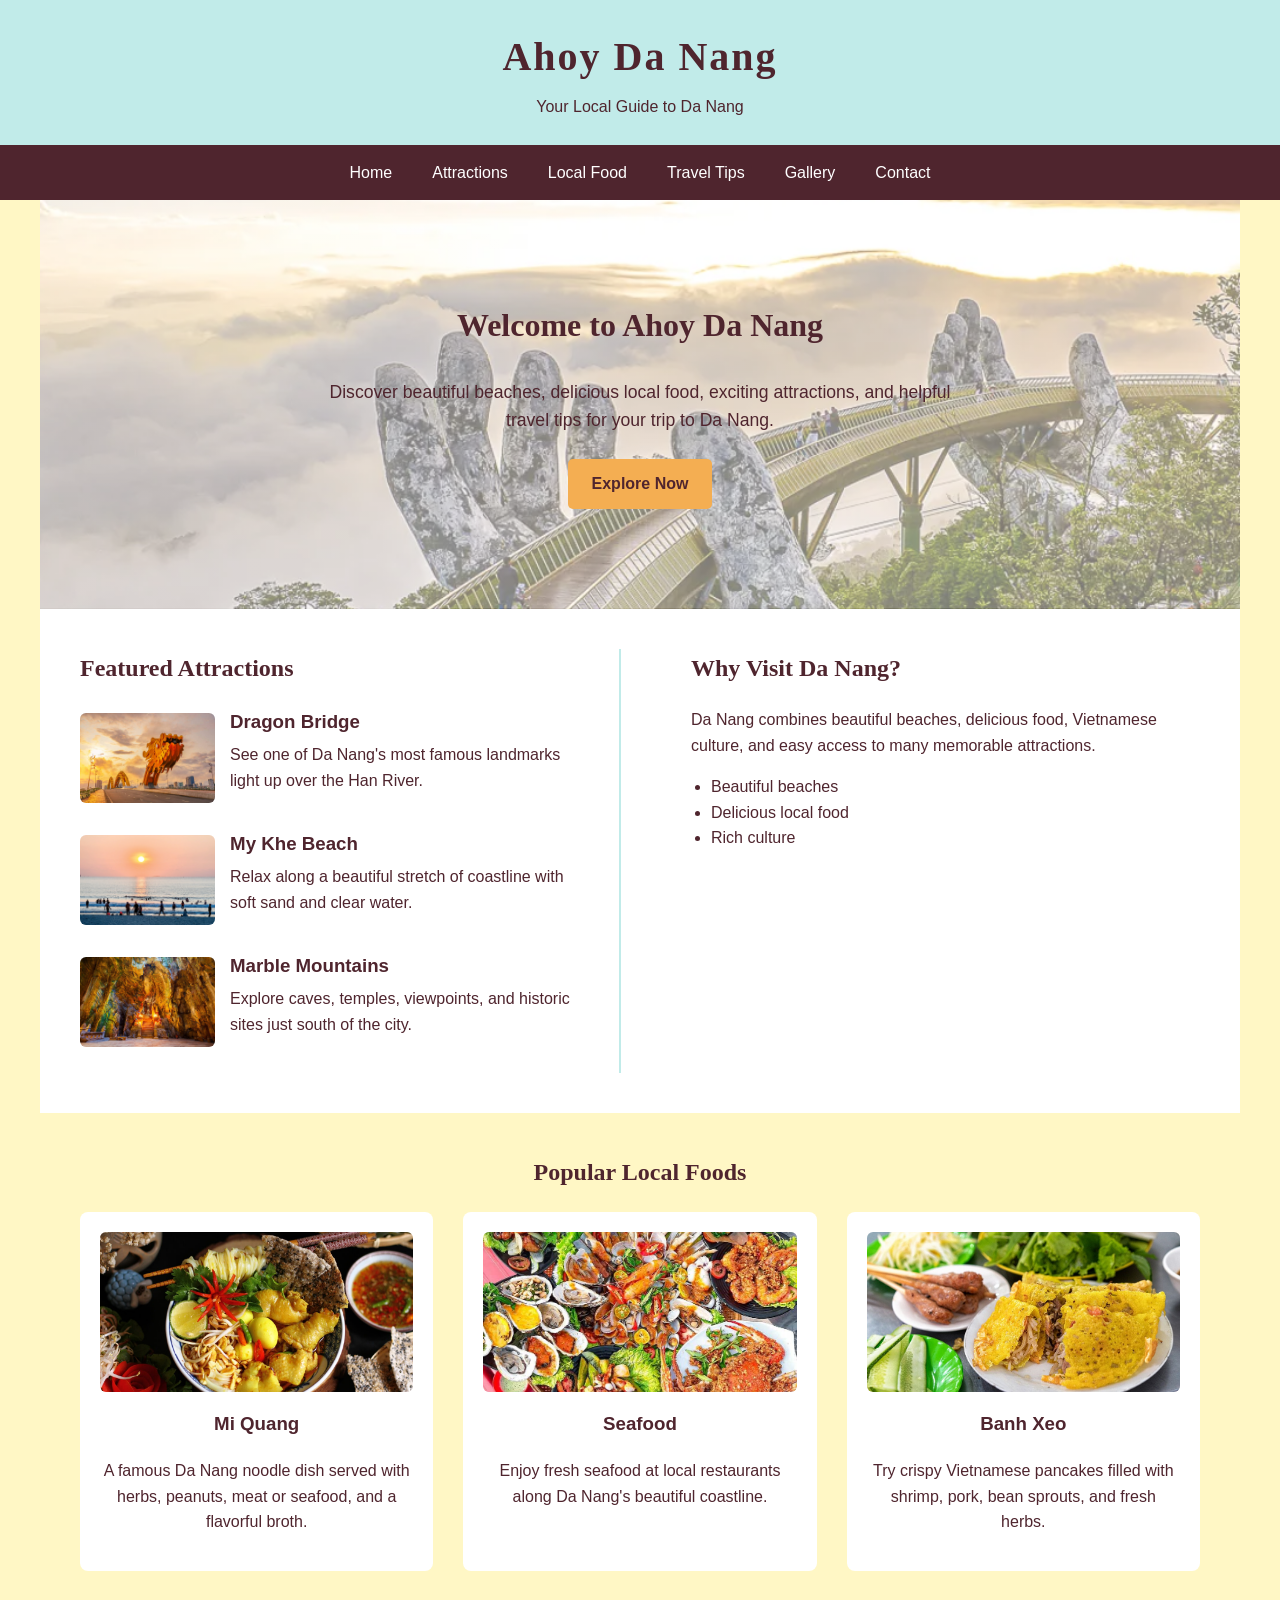
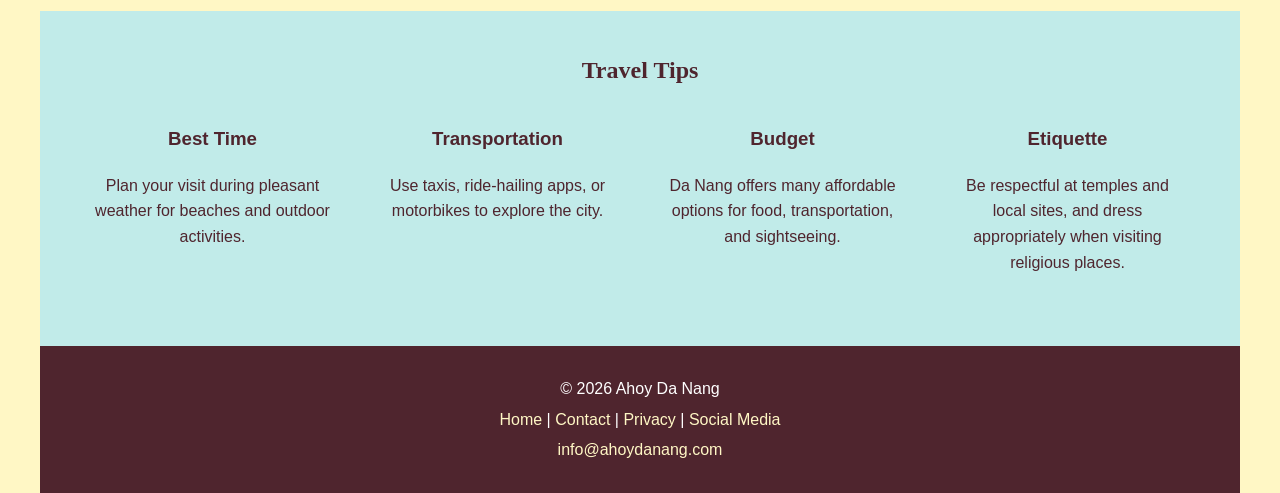
<file: index.html>
<!DOCTYPE html>
<html lang="en">

<head>
    <!-- Google tag (gtag.js) -->
<script async src="https://www.googletagmanager.com/gtag/js?id=G-ZW89MENL0V"></script>
<script>
  window.dataLayer = window.dataLayer || [];
  function gtag(){dataLayer.push(arguments);}
  gtag('js', new Date());

  gtag('config', 'G-ZW89MENL0V');
</script>

    <meta charset="UTF-8">
    <meta name="viewport" content="width=device-width, initial-scale=1.0">
    <meta name="description" content="Explore Da Nang attractions, local food, travel tips, beaches, and culture with Ahoy Da Nang, your local travel guide.">
    <title>Ahoy Da Nang | Your Local Guide to Da Nang</title>
    <link rel="stylesheet" href="style.css">
</head>

<body>

    <header>
        <h1>Ahoy Da Nang</h1>
        <p>Your Local Guide to Da Nang</p>
    </header>

    <nav>
        <ul>
        <li><a href="index.html">Home</a></li>
        <li><a href="attractions.html">Attractions</a></li>
        <li><a href="food.html">Local Food</a></li>
        <li><a href="tips.html">Travel Tips</a></li>
        <li><a href="gallery.html">Gallery</a></li>
        <li><a href="contact.html">Contact</a></li>
        </ul>
    </nav>

    <main>
        <section class="hero">
        <h2>Welcome to Ahoy Da Nang</h2>
        <p>
            Discover beautiful beaches, delicious local food, exciting attractions,
            and helpful travel tips for your trip to Da Nang.
        </p>
        <a href="attractions.html" class="button">Explore Now</a>
        </section>

        <section class="highlights">

    <div class="featured">
        <h2>Featured Attractions</h2>

        <div class="attraction">
            <img src="images/dragonbridge.jpg" alt="Dragon Bridge in Da Nang">
            <div>
                <h3>Dragon Bridge</h3>
                <p>See one of Da Nang's most famous landmarks light up over the Han River.</p>
            </div>
        </div>

        <div class="attraction">
            <img src="images/mykhebeach.jpg" alt="My Khe Beach in Da Nang">
            <div>
                <h3>My Khe Beach</h3>
                <p>Relax along a beautiful stretch of coastline with soft sand and clear water.</p>
            </div>
        </div>

        <div class="attraction">
            <img src="images/marblemountain.jpg" alt="Marble Mountains in Da Nang">
            <div>
                <h3>Marble Mountains</h3>
                <p>Explore caves, temples, viewpoints, and historic sites just south of the city.</p>
            </div>
        </div>
    </div>

    <div class="why-visit">
        <h2>Why Visit Da Nang?</h2>
        <p>
            Da Nang combines beautiful beaches, delicious food, Vietnamese culture,
            and easy access to many memorable attractions.
        </p>

        <ul>
            <li>Beautiful beaches</li>
            <li>Delicious local food</li>
            <li>Rich culture</li>
        </ul>
    </div>

</section>

    <section class="food-section">
    <h2>Popular Local Foods</h2>

    <div class="food-grid">

    <div class="food-item">
        <img src="images/miquang.jpg" alt="Mi Quang noodles">
        <h3>Mi Quang</h3>
        <p>
            A famous Da Nang noodle dish served with herbs, peanuts,
            meat or seafood, and a flavorful broth.
        </p>
    </div>

    <div class="food-item">
        <img src="images/seafood.jpg" alt="Fresh seafood in Da Nang">
        <h3>Seafood</h3>
        <p>
            Enjoy fresh seafood at local restaurants along Da Nang's
            beautiful coastline.
        </p>
    </div>

    <div class="food-item">
        <img src="images/banhxeo.jpg" alt="Vietnamese Banh Xeo">
        <h3>Banh Xeo</h3>
        <p>
            Try crispy Vietnamese pancakes filled with shrimp, pork,
            bean sprouts, and fresh herbs.
        </p>
    </div>

</div>

    </section>

    <section class="tips-section">
    <h2>Travel Tips</h2>

    <div class="tips-grid">

        <div class="tip">
            <h3>Best Time</h3>
            <p>Plan your visit during pleasant weather for beaches and outdoor activities.</p>
        </div>

        <div class="tip">
            <h3>Transportation</h3>
            <p>Use taxis, ride-hailing apps, or motorbikes to explore the city.</p>
        </div>

        <div class="tip">
            <h3>Budget</h3>
            <p>Da Nang offers many affordable options for food, transportation, and sightseeing.</p>
        </div>

        <div class="tip">
            <h3>Etiquette</h3>
            <p>Be respectful at temples and local sites, and dress appropriately when visiting religious places.</p>
        </div>

    </div>
    </section>

    </main>
    <footer>
    <p>&copy; 2026 Ahoy Da Nang</p>
    <p>
        <a href="index.html">Home</a> |
        <a href="contact.html">Contact</a> |
        <a href="#">Privacy</a> |
        <a href="#">Social Media</a>
    </p>
    <p><a href="mailto:info@ahoydanang.com">info@ahoydanang.com</a></p>
    </footer>

</body>

</html>
</file>
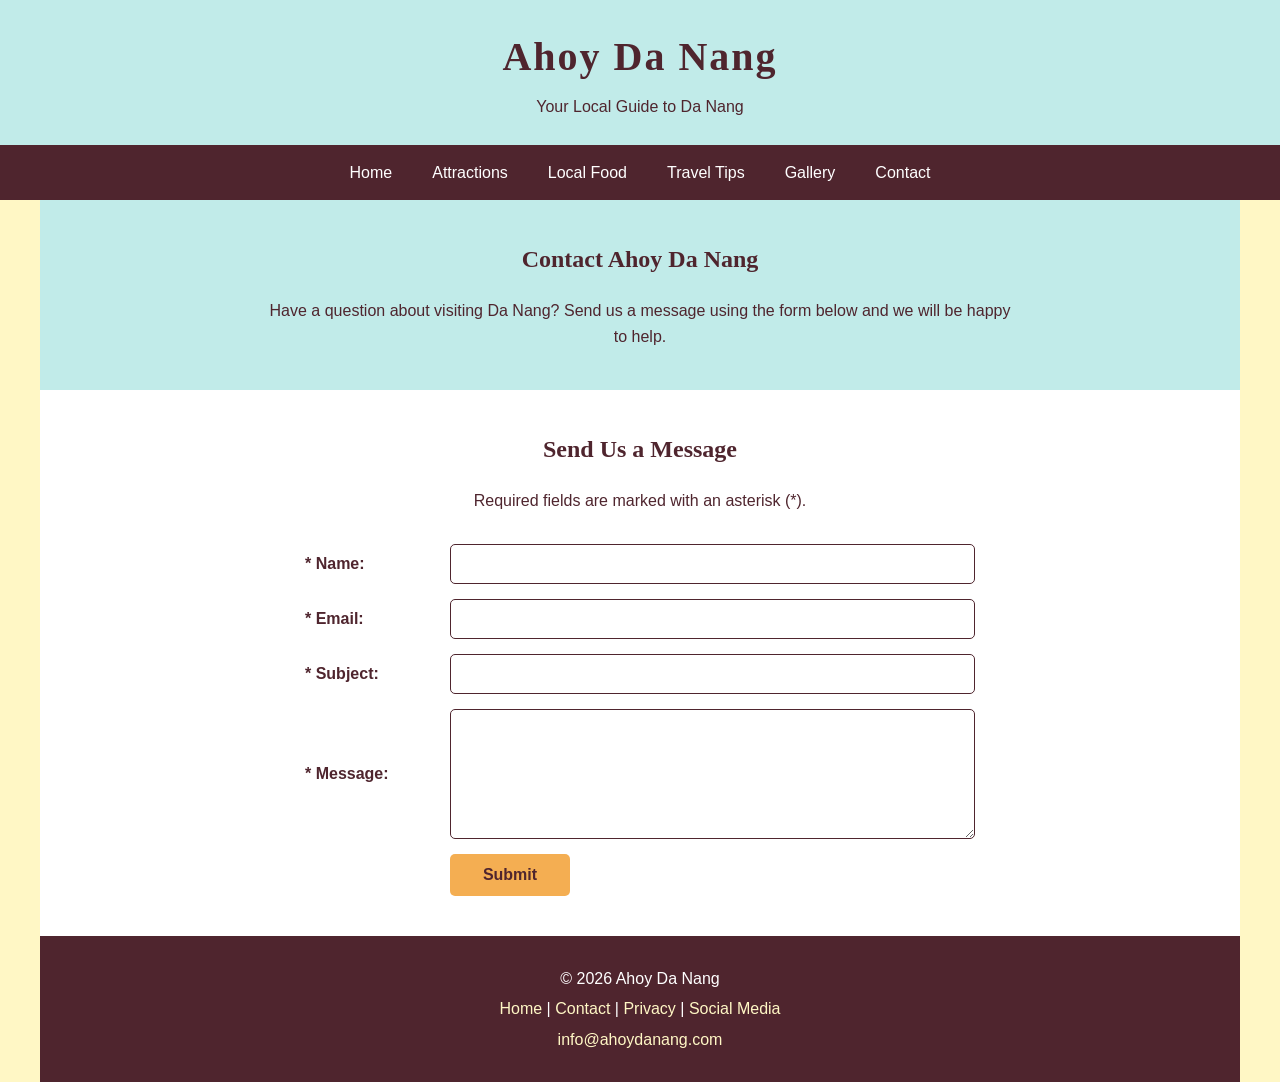
<file: contact.html>
<!DOCTYPE html>
<html lang="en">

<head>
    <!-- Google tag (gtag.js) -->
<script async src="https://www.googletagmanager.com/gtag/js?id=G-ZW89MENL0V"></script>
<script>
  window.dataLayer = window.dataLayer || [];
  function gtag(){dataLayer.push(arguments);}
  gtag('js', new Date());

  gtag('config', 'G-ZW89MENL0V');
</script>

    <meta charset="UTF-8">
    <meta name="viewport" content="width=device-width, initial-scale=1.0">
    <meta name="description" content="Contact Ahoy Da Nang with questions, feedback, or requests for information about traveling in Da Nang.">
    <title>Contact | Ahoy Da Nang</title>
    <link rel="stylesheet" href="style.css">
</head>

<body>

    <header>
        <h1>Ahoy Da Nang</h1>
        <p>Your Local Guide to Da Nang</p>
    </header>

    <nav>
        <ul>
        <li><a href="index.html">Home</a></li>
        <li><a href="attractions.html">Attractions</a></li>
        <li><a href="food.html">Local Food</a></li>
        <li><a href="tips.html">Travel Tips</a></li>
        <li><a href="gallery.html">Gallery</a></li>
        <li><a href="contact.html">Contact</a></li>
        </ul>
    </nav>

    <main class="page-content">

    <section class="page-intro">
        <h2>Contact Ahoy Da Nang</h2>
        <p>
            Have a question about visiting Da Nang? Send us a message using
            the form below and we will be happy to help.
        </p>
    </section>

    <section class="contact-page">

        <h2>Send Us a Message</h2>
        <p>Required fields are marked with an asterisk (*).</p>

        <form action="#">

            <label for="name">* Name:</label>
            <input type="text" id="name" name="name" required>

            <label for="email">* Email:</label>
            <input type="email" id="email" name="email" required>

            <label for="subject">* Subject:</label>
            <input type="text" id="subject" name="subject" required>

            <label for="message">* Message:</label>
            <textarea id="message" name="message" rows="6" required></textarea>

            <input type="submit" value="Submit">

        </form>

    </section>

</main>

    <footer>
    <p>&copy; 2026 Ahoy Da Nang</p>
    <p>
        <a href="index.html">Home</a> |
        <a href="contact.html">Contact</a> |
        <a href="#">Privacy</a> |
        <a href="#">Social Media</a>
    </p>
    <p><a href="mailto:info@ahoydanang.com">info@ahoydanang.com</a></p>
    </footer>

</body>

</html>
</file>
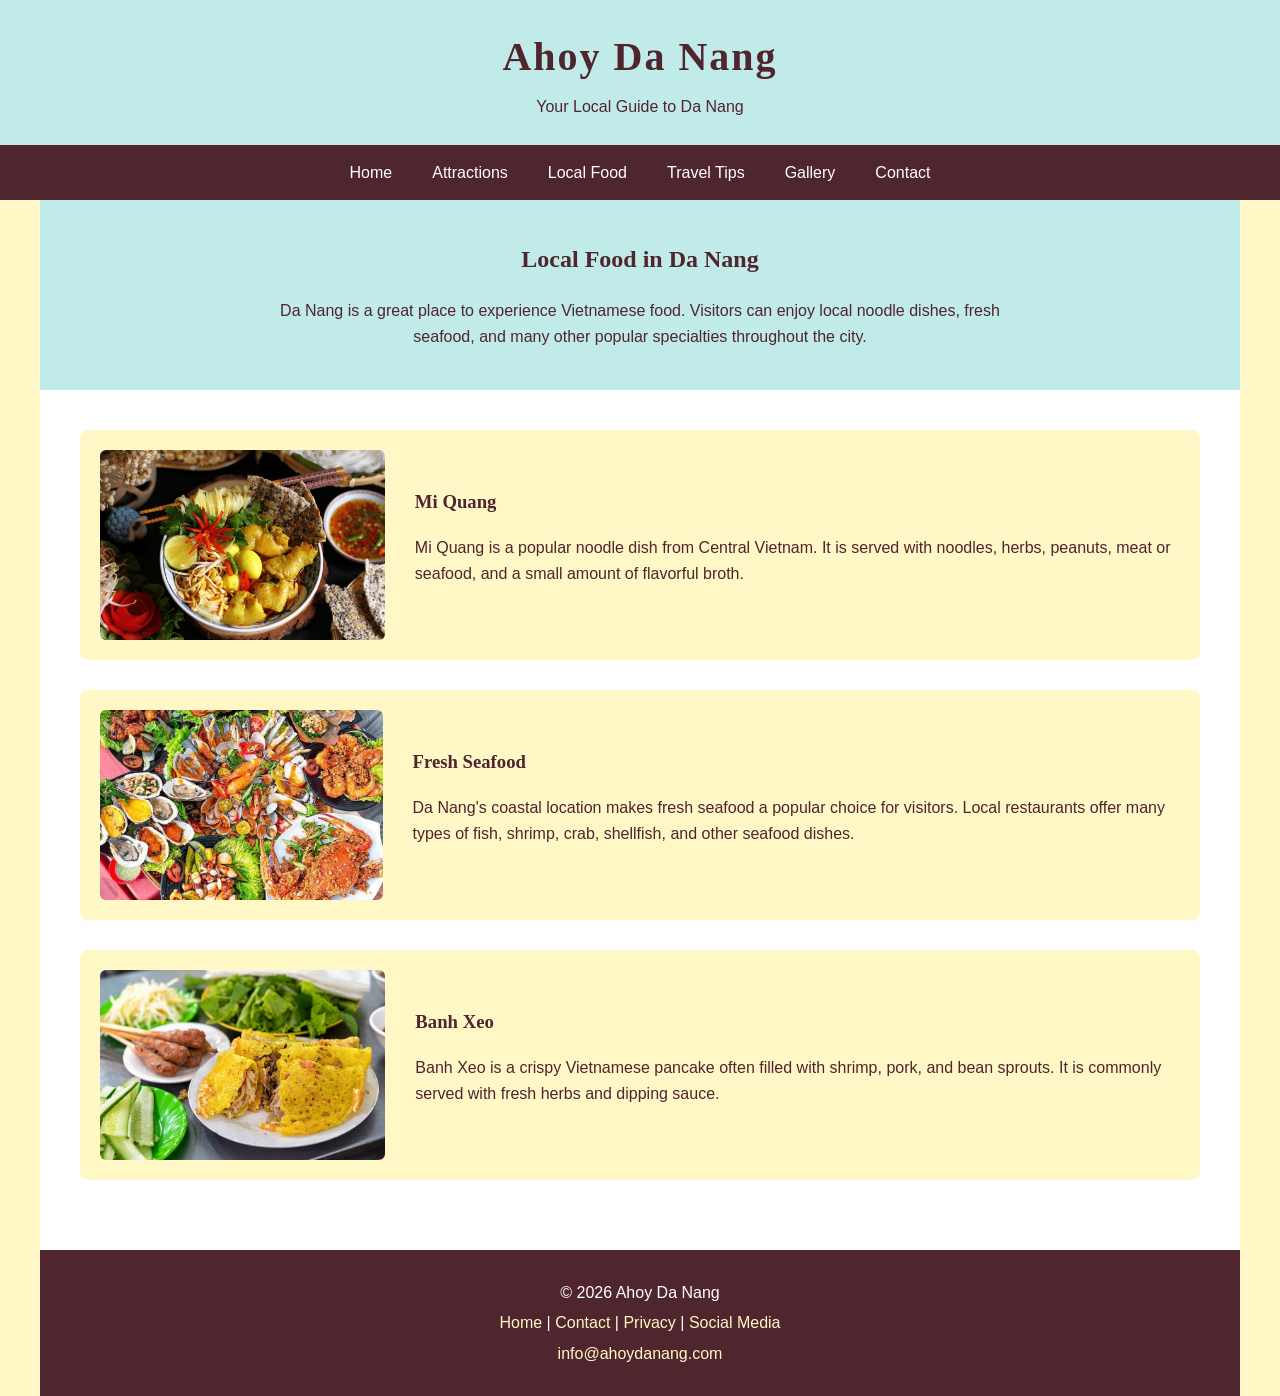
<file: food.html>
<!DOCTYPE html>
<html lang="en">

<head>
    <!-- Google tag (gtag.js) -->
<script async src="https://www.googletagmanager.com/gtag/js?id=G-ZW89MENL0V"></script>
<script>
  window.dataLayer = window.dataLayer || [];
  function gtag(){dataLayer.push(arguments);}
  gtag('js', new Date());

  gtag('config', 'G-ZW89MENL0V');
</script>

    <meta charset="UTF-8">
    <meta name="viewport" content="width=device-width, initial-scale=1.0">
    <meta name="description" content="Discover popular Da Nang foods including Mi Quang, fresh seafood, and Banh Xeo.">
    <title>Local Food | Ahoy Da Nang</title>
    <link rel="stylesheet" href="style.css">
</head>

<body>

    <header>
        <h1>Ahoy Da Nang</h1>
        <p>Your Local Guide to Da Nang</p>
    </header>

    <nav>
        <ul>
        <li><a href="index.html">Home</a></li>
        <li><a href="attractions.html">Attractions</a></li>
        <li><a href="food.html">Local Food</a></li>
        <li><a href="tips.html">Travel Tips</a></li>
        <li><a href="gallery.html">Gallery</a></li>
        <li><a href="contact.html">Contact</a></li>
        </ul>
    </nav>

    <main class="page-content">

    <section class="page-intro">
        <h2>Local Food in Da Nang</h2>
        <p>
            Da Nang is a great place to experience Vietnamese food.
            Visitors can enjoy local noodle dishes, fresh seafood, and
            many other popular specialties throughout the city.
        </p>
    </section>

    <section class="food-page">

        <div class="food-card">
            <img src="images/miquang.jpg" alt="Mi Quang noodles">
            <div>
                <h3>Mi Quang</h3>
                <p>
                    Mi Quang is a popular noodle dish from Central Vietnam.
                    It is served with noodles, herbs, peanuts, meat or seafood,
                    and a small amount of flavorful broth.
                </p>
            </div>
        </div>

        <div class="food-card">
            <img src="images/seafood.jpg" alt="Fresh seafood in Da Nang">
            <div>
                <h3>Fresh Seafood</h3>
                <p>
                    Da Nang's coastal location makes fresh seafood a popular
                    choice for visitors. Local restaurants offer many types of
                    fish, shrimp, crab, shellfish, and other seafood dishes.
                </p>
            </div>
        </div>

        <div class="food-card">
            <img src="images/banhxeo.jpg" alt="Vietnamese Banh Xeo">
            <div>
                <h3>Banh Xeo</h3>
                <p>
                    Banh Xeo is a crispy Vietnamese pancake often filled with
                    shrimp, pork, and bean sprouts. It is commonly served with
                    fresh herbs and dipping sauce.
                </p>
            </div>
        </div>

    </section>

</main>

    <footer>
    <p>&copy; 2026 Ahoy Da Nang</p>
    <p>
        <a href="index.html">Home</a> |
        <a href="contact.html">Contact</a> |
        <a href="#">Privacy</a> |
        <a href="#">Social Media</a>
    </p>
    <p><a href="mailto:info@ahoydanang.com">info@ahoydanang.com</a></p>
    </footer>

</body>

</html>
</file>
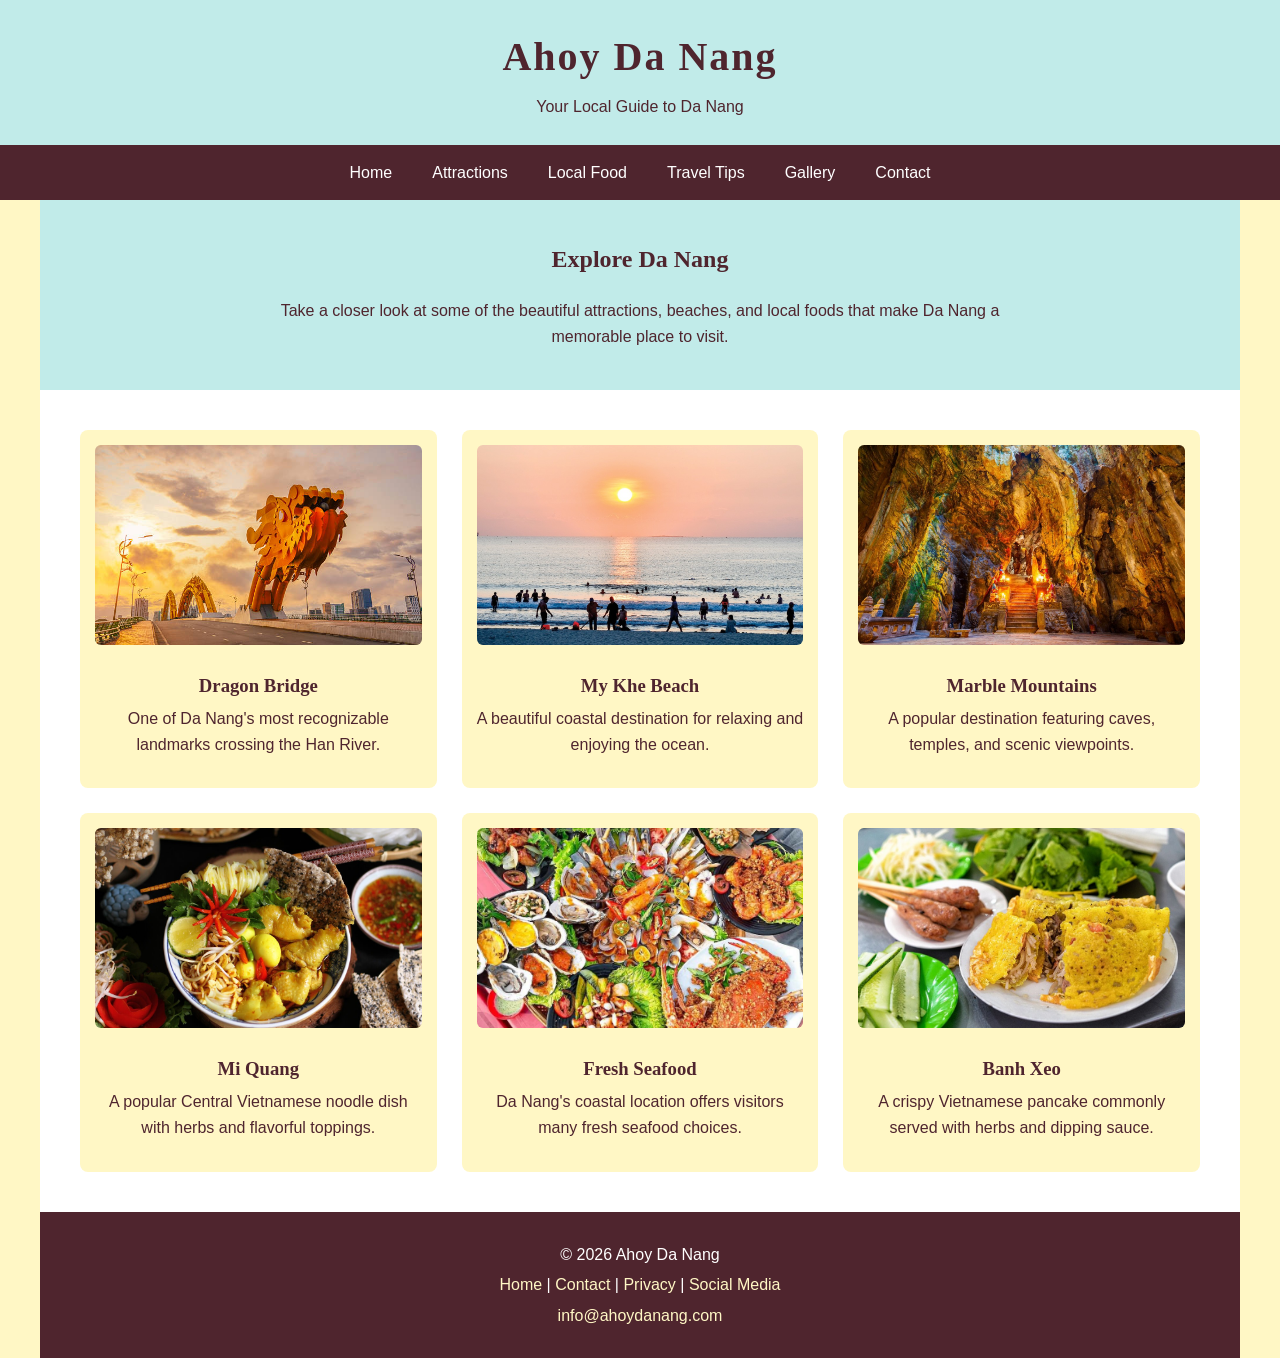
<file: gallery.html>
<!DOCTYPE html>
<html lang="en">

<head>
    <!-- Google tag (gtag.js) -->
<script async src="https://www.googletagmanager.com/gtag/js?id=G-ZW89MENL0V"></script>
<script>
  window.dataLayer = window.dataLayer || [];
  function gtag(){dataLayer.push(arguments);}
  gtag('js', new Date());

  gtag('config', 'G-ZW89MENL0V');
</script>

    <meta charset="UTF-8">
    <meta name="viewport" content="width=device-width, initial-scale=1.0">
    <meta name="description" content="Explore photos and descriptions of Da Nang attractions, beaches, local food, and memorable places to visit.">
    <title>Gallery | Ahoy Da Nang</title>
    <link rel="stylesheet" href="style.css">
</head>

<body>

    <header>
        <h1>Ahoy Da Nang</h1>
        <p>Your Local Guide to Da Nang</p>
    </header>

    <nav>
        <ul>
        <li><a href="index.html">Home</a></li>
        <li><a href="attractions.html">Attractions</a></li>
        <li><a href="food.html">Local Food</a></li>
        <li><a href="tips.html">Travel Tips</a></li>
        <li><a href="gallery.html">Gallery</a></li>
        <li><a href="contact.html">Contact</a></li>
        </ul>
    </nav>

    <main class="page-content">

    <section class="page-intro">
        <h2>Explore Da Nang</h2>
        <p>
            Take a closer look at some of the beautiful attractions, beaches,
            and local foods that make Da Nang a memorable place to visit.
        </p>
    </section>

    <section class="gallery-page">

        <div class="gallery-grid">

            <div class="gallery-item">
                <img src="images/dragonbridge.jpg" alt="Dragon Bridge in Da Nang">
                <h3>Dragon Bridge</h3>
                <p>
                    One of Da Nang's most recognizable landmarks crossing the Han River.
                </p>
            </div>

            <div class="gallery-item">
                <img src="images/mykhebeach.jpg" alt="My Khe Beach in Da Nang">
                <h3>My Khe Beach</h3>
                <p>
                    A beautiful coastal destination for relaxing and enjoying the ocean.
                </p>
            </div>

            <div class="gallery-item">
                <img src="images/marblemountain.jpg" alt="Marble Mountains in Da Nang">
                <h3>Marble Mountains</h3>
                <p>
                    A popular destination featuring caves, temples, and scenic viewpoints.
                </p>
            </div>

            <div class="gallery-item">
                <img src="images/miquang.jpg" alt="Mi Quang noodles">
                <h3>Mi Quang</h3>
                <p>
                    A popular Central Vietnamese noodle dish with herbs and flavorful toppings.
                </p>
            </div>

            <div class="gallery-item">
                <img src="images/seafood.jpg" alt="Fresh seafood in Da Nang">
                <h3>Fresh Seafood</h3>
                <p>
                    Da Nang's coastal location offers visitors many fresh seafood choices.
                </p>
            </div>

            <div class="gallery-item">
                <img src="images/banhxeo.jpg" alt="Vietnamese Banh Xeo">
                <h3>Banh Xeo</h3>
                <p>
                    A crispy Vietnamese pancake commonly served with herbs and dipping sauce.
                </p>
            </div>

        </div>

    </section>

</main>

    <footer>
    <p>&copy; 2026 Ahoy Da Nang</p>
    <p>
        <a href="index.html">Home</a> |
        <a href="contact.html">Contact</a> |
        <a href="#">Privacy</a> |
        <a href="#">Social Media</a>
    </p>
    <p><a href="mailto:info@ahoydanang.com">info@ahoydanang.com</a></p>
    </footer>

</body>

</html>
</file>
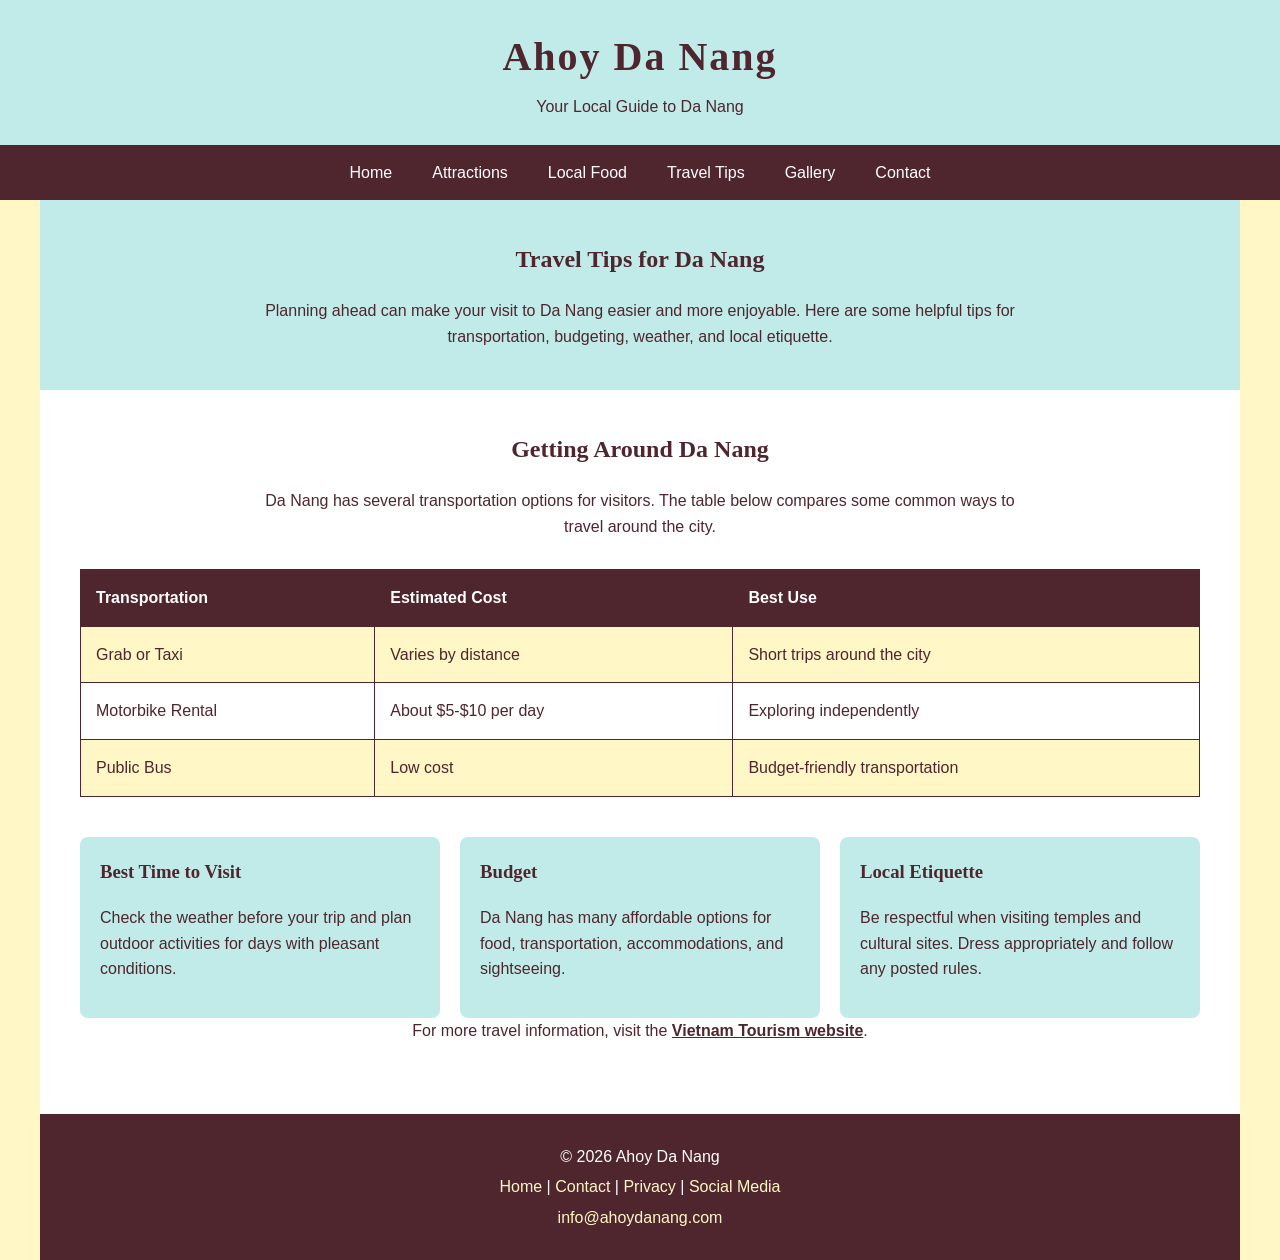
<file: tips.html>
<!DOCTYPE html>
<html lang="en">

<head>
    <!-- Google tag (gtag.js) -->
<script async src="https://www.googletagmanager.com/gtag/js?id=G-ZW89MENL0V"></script>
<script>
  window.dataLayer = window.dataLayer || [];
  function gtag(){dataLayer.push(arguments);}
  gtag('js', new Date());

  gtag('config', 'G-ZW89MENL0V');
</script>

    <meta charset="UTF-8">
    <meta name="viewport" content="width=device-width, initial-scale=1.0">
    <meta name="description" content="Find helpful Da Nang travel tips for transportation, budgeting, weather, and local etiquette.">
    <title>Travel Tips | Ahoy Da Nang</title>
    <link rel="stylesheet" href="style.css">
</head>

<body>

    <header>
        <h1>Ahoy Da Nang</h1>
        <p>Your Local Guide to Da Nang</p>
    </header>

    <nav>
        <ul>
        <li><a href="index.html">Home</a></li>
        <li><a href="attractions.html">Attractions</a></li>
        <li><a href="food.html">Local Food</a></li>
        <li><a href="tips.html">Travel Tips</a></li>
        <li><a href="gallery.html">Gallery</a></li>
        <li><a href="contact.html">Contact</a></li>
        </ul>
    </nav>

    <main class="page-content">

    <section class="page-intro">
        <h2>Travel Tips for Da Nang</h2>
        <p>
            Planning ahead can make your visit to Da Nang easier and more enjoyable.
            Here are some helpful tips for transportation, budgeting, weather,
            and local etiquette.
        </p>
    </section>

    <section class="travel-tips-page">

        <h2>Getting Around Da Nang</h2>
        <p>
            Da Nang has several transportation options for visitors.
            The table below compares some common ways to travel around the city.
        </p>

        <table class="transport-table">
            <tr>
                <th>Transportation</th>
                <th>Estimated Cost</th>
                <th>Best Use</th>
            </tr>

            <tr>
                <td>Grab or Taxi</td>
                <td>Varies by distance</td>
                <td>Short trips around the city</td>
            </tr>

            <tr>
                <td>Motorbike Rental</td>
                <td>About $5-$10 per day</td>
                <td>Exploring independently</td>
            </tr>

            <tr>
                <td>Public Bus</td>
                <td>Low cost</td>
                <td>Budget-friendly transportation</td>
            </tr>
        </table>

        <div class="travel-info">

            <div class="travel-tip-card">
                <h3>Best Time to Visit</h3>
                <p>
                    Check the weather before your trip and plan outdoor activities
                    for days with pleasant conditions.
                </p>
            </div>

            <div class="travel-tip-card">
                <h3>Budget</h3>
                <p>
                    Da Nang has many affordable options for food, transportation,
                    accommodations, and sightseeing.
                </p>
            </div>

            <div class="travel-tip-card">
                <h3>Local Etiquette</h3>
                <p>
                    Be respectful when visiting temples and cultural sites.
                    Dress appropriately and follow any posted rules.
                </p>
            </div>

        </div>

        <p class="external-link">
            For more travel information, visit the
            <a href="https://vietnam.travel/" target="_blank" rel="noopener">Vietnam Tourism website</a>.
        </p>
    </section>

</main>

    <footer>
    <p>&copy; 2026 Ahoy Da Nang</p>
    <p>
        <a href="index.html">Home</a> |
        <a href="contact.html">Contact</a> |
        <a href="#">Privacy</a> |
        <a href="#">Social Media</a>
    </p>
    <p><a href="mailto:info@ahoydanang.com">info@ahoydanang.com</a></p>
    </footer>

</body>

</html>
</file>
<file: style.css>
* {
    box-sizing: border-box;
}

body {
    margin: 0;
    font-family: Arial, Helvetica, sans-serif;
    background-color: #FFF7C5;
    color: #4F252E;
    line-height: 1.6;
}

header {
    background-color: #C1EBE9;
    color: #4F252E;
    text-align: center;
    padding: 25px;
}

header h1 {
    margin: 0;
    font-family: Georgia, "Times New Roman", serif;
    font-size: 2.5em;
    letter-spacing: 0.05em;
}

header p {
    margin: 5px 0 0;
}

nav {
    background-color: #4F252E;
}

nav ul {
    list-style-type: none;
    margin: 0;
    padding: 0;
    display: flex;
    justify-content: center;
}

nav li {
    margin: 0;
}

nav a {
    display: block;
    color: #FFFFFF;
    text-decoration: none;
    padding: 15px 20px;
}

nav a:hover {
    background-color: #F4AE52;
    color: #4F252E;
}
main {
    max-width: 1200px;
    margin: 0 auto;
    background-color: #FFFFFF;
}

.hero {
    min-height: 350px;
    background-image:
        linear-gradient(rgba(255, 255, 255, 0.45), rgba(255, 255, 255, 0.45)),
        url("images/heroimage.jpeg");
    background-size: cover;
    background-position: center;
    background-repeat: no-repeat;
    text-align: center;
    padding: 100px 30px;
}

.hero h2 {
    margin-top: 0;
    font-family: Georgia, "Times New Roman", serif;
    font-size: 2em;
    color: #4F252E;
}

.hero p {
    max-width: 650px;
    margin: 0 auto 25px;
    font-size: 1.1em;
}

.button {
    display: inline-block;
    background-color: #F4AE52;
    color: #4F252E;
    text-decoration: none;
    font-weight: bold;
    padding: 12px 24px;
    border-radius: 5px;
}

.button:hover {
    background-color: #FFF7C5;
}
.highlights {
    display: flex;
    background-color: #FFFFFF;
    padding: 40px;
    gap: 40px;
}

.featured {
    flex: 1;
    padding-right: 30px;
    border-right: 2px solid #C1EBE9;
}

.why-visit {
    flex: 1;
    padding-left: 30px;
}

.highlights h2 {
    color: #4F252E;
    font-family: Georgia, "Times New Roman", serif;
    margin-top: 0;
}

.highlights h3 {
    color: #4F252E;
    margin-bottom: 5px;
}

.highlights p {
    margin-top: 5px;
}

.why-visit ul {
    padding-left: 20px;
}
.food-section {
    background-color: #FFF7C5;
    padding: 40px;
    text-align: center;
}

.food-section h2 {
    font-family: Georgia, "Times New Roman", serif;
    color: #4F252E;
    margin-top: 0;
}

.food-grid {
    display: flex;
    gap: 30px;
    justify-content: space-between;
}

.food-item {
    flex: 1;
    background-color: #FFFFFF;
    padding: 20px;
    border-radius: 8px;
}

.food-item h3 {
    color: #4F252E;
    margin-top: 0;
}

.tips-section {
    background-color: #C1EBE9;
    padding: 40px;
    text-align: center;
}

.tips-section h2 {
    font-family: Georgia, "Times New Roman", serif;
    color: #4F252E;
    margin-top: 0;
}

.tips-grid {
    display: flex;
    gap: 20px;
    justify-content: space-between;
}

.tip {
    flex: 1;
    padding: 15px;
}

.tip h3 {
    margin-top: 0;
    color: #4F252E;
}

footer {
    max-width: 1200px;
    margin: 0 auto;
    background-color: #4F252E;
    color: #FFFFFF;
    text-align: center;
    padding: 25px;
}

footer p {
    margin: 5px 0;
}

footer a {
    color: #FFF7C5;
    text-decoration: none;
}

footer a:hover {
    color: #F4AE52;
}

.attraction {
    display: flex;
    align-items: center;
    gap: 15px;
    margin-bottom: 20px;
}

.attraction img {
    width: 140px;
    height: 90px;
    object-fit: cover;
    border-radius: 6px;
}

.attraction h3 {
    margin-top: 0;
}

.food-item img {
    width: 100%;
    height: 160px;
    object-fit: cover;
    border-radius: 6px;
    margin-bottom: 10px;
}

.page-content {
    max-width: 1200px;
    margin: 0 auto;
    background-color: #FFFFFF;
}

.page-intro {
    background-color: #C1EBE9;
    text-align: center;
    padding: 40px;
}

.page-intro h2 {
    font-family: Georgia, "Times New Roman", serif;
    color: #4F252E;
    margin-top: 0;
}

.page-intro p {
    max-width: 750px;
    margin: 0 auto;
}

.attractions-page {
    padding: 40px;
}

.attraction-card {
    display: flex;
    align-items: center;
    gap: 30px;
    background-color: #FFF7C5;
    padding: 20px;
    margin-bottom: 30px;
    border-radius: 8px;
}

.attraction-card img {
    width: 300px;
    height: 190px;
    object-fit: cover;
    border-radius: 6px;
}

.attraction-card h3 {
    font-family: Georgia, "Times New Roman", serif;
    color: #4F252E;
    margin-top: 0;
}

.food-page {
    padding: 40px;
}

.food-card {
    display: flex;
    align-items: center;
    gap: 30px;
    background-color: #FFF7C5;
    padding: 20px;
    margin-bottom: 30px;
    border-radius: 8px;
}

.food-card img {
    width: 300px;
    height: 190px;
    object-fit: cover;
    border-radius: 6px;
}

.food-card h3 {
    font-family: Georgia, "Times New Roman", serif;
    color: #4F252E;
    margin-top: 0;
}
/* ---------- Travel Tips Page ---------- */

.travel-tips-page {
    padding: 40px;
}

.travel-tips-page h2 {
    font-family: Georgia, "Times New Roman", serif;
    color: #4F252E;
    text-align: center;
    margin-top: 0;
}

.travel-tips-page > p {
    text-align: center;
    max-width: 750px;
    margin: 0 auto 30px;
}

.transport-table {
    width: 100%;
    border-collapse: collapse;
    margin-bottom: 40px;
}

.transport-table th,
.transport-table td {
    border: 1px solid #4F252E;
    padding: 15px;
    text-align: left;
}

.transport-table th {
    background-color: #4F252E;
    color: #FFFFFF;
}

.transport-table tr:nth-child(even) {
    background-color: #FFF7C5;
}

.travel-info {
    display: flex;
    gap: 20px;
}

.travel-tip-card {
    flex: 1;
    background-color: #C1EBE9;
    padding: 20px;
    border-radius: 8px;
}

.travel-tip-card h3 {
    font-family: Georgia, "Times New Roman", serif;
    color: #4F252E;
    margin-top: 0;
}
/* ---------- Gallery Page ---------- */

.gallery-page {
    padding: 40px;
}

.gallery-grid {
    display: grid;
    grid-template-columns: repeat(3, 1fr);
    gap: 25px;
}

.gallery-item {
    background-color: #FFF7C5;
    padding: 15px;
    border-radius: 8px;
    text-align: center;
}

.gallery-item img {
    width: 100%;
    height: 200px;
    object-fit: cover;
    border-radius: 6px;
}

.gallery-item h3 {
    font-family: Georgia, "Times New Roman", serif;
    color: #4F252E;
    margin-bottom: 5px;
}

.gallery-item p {
    margin-top: 5px;
}
/* ---------- Contact Page ---------- */

.contact-page {
    padding: 40px;
    max-width: 750px;
    margin: 0 auto;
}

.contact-page h2 {
    font-family: Georgia, "Times New Roman", serif;
    color: #4F252E;
    text-align: center;
    margin-top: 0;
}

.contact-page > p {
    text-align: center;
    margin-bottom: 30px;
}

.contact-page form {
    display: grid;
    grid-template-columns: 130px 1fr;
    gap: 15px;
    align-items: center;
}

.contact-page label {
    font-weight: bold;
}

.contact-page input,
.contact-page textarea {
    width: 100%;
    padding: 10px;
    border: 1px solid #4F252E;
    border-radius: 5px;
    font-family: Arial, Helvetica, sans-serif;
    font-size: 1em;
}

.contact-page textarea {
    resize: vertical;
}

.contact-page input[type="submit"] {
    grid-column: 2;
    width: 120px;
    background-color: #F4AE52;
    color: #4F252E;
    border: none;
    padding: 12px;
    font-weight: bold;
    cursor: pointer;
}

.contact-page input[type="submit"]:hover {
    background-color: #C1EBE9;
}
.external-link {
    text-align: center;
    margin-top: 30px;
}

.external-link a {
    color: #4F252E;
    font-weight: bold;
}
/* ---------- Video Section ---------- */

.video-section {
    background-color: #FFF7C5;
    text-align: center;
    padding: 40px;
}

.video-section h2 {
    font-family: Georgia, "Times New Roman", serif;
    color: #4F252E;
    margin-top: 0;
}

.video-section p {
    max-width: 700px;
    margin: 0 auto 25px;
}

.video-section video {
    width: 100%;
    max-width: 700px;
    height: auto;
    border-radius: 8px;
}

/* ---------- Responsive Design ---------- */

@media (max-width: 700px) {

    nav ul {
        flex-direction: column;
    }

    nav a {
        text-align: center;
        padding: 10px;
    }

    .highlights,
    .food-grid,
    .tips-grid,
    .travel-info {
        flex-direction: column;
    }

    .featured {
        padding-right: 0;
        border-right: none;
    }

    .why-visit {
        padding-left: 0;
    }

    .attraction-card,
    .food-card {
        flex-direction: column;
        align-items: stretch;
    }

    .attraction-card img,
    .food-card img {
        width: 100%;
        height: auto;
    }

    .gallery-grid {
        grid-template-columns: 1fr;
    }

    .contact-page form {
        grid-template-columns: 1fr;
    }

    .contact-page input[type="submit"] {
        grid-column: 1;
    }

    .transport-table {
        font-size: 0.9em;
    }

}
</file>
